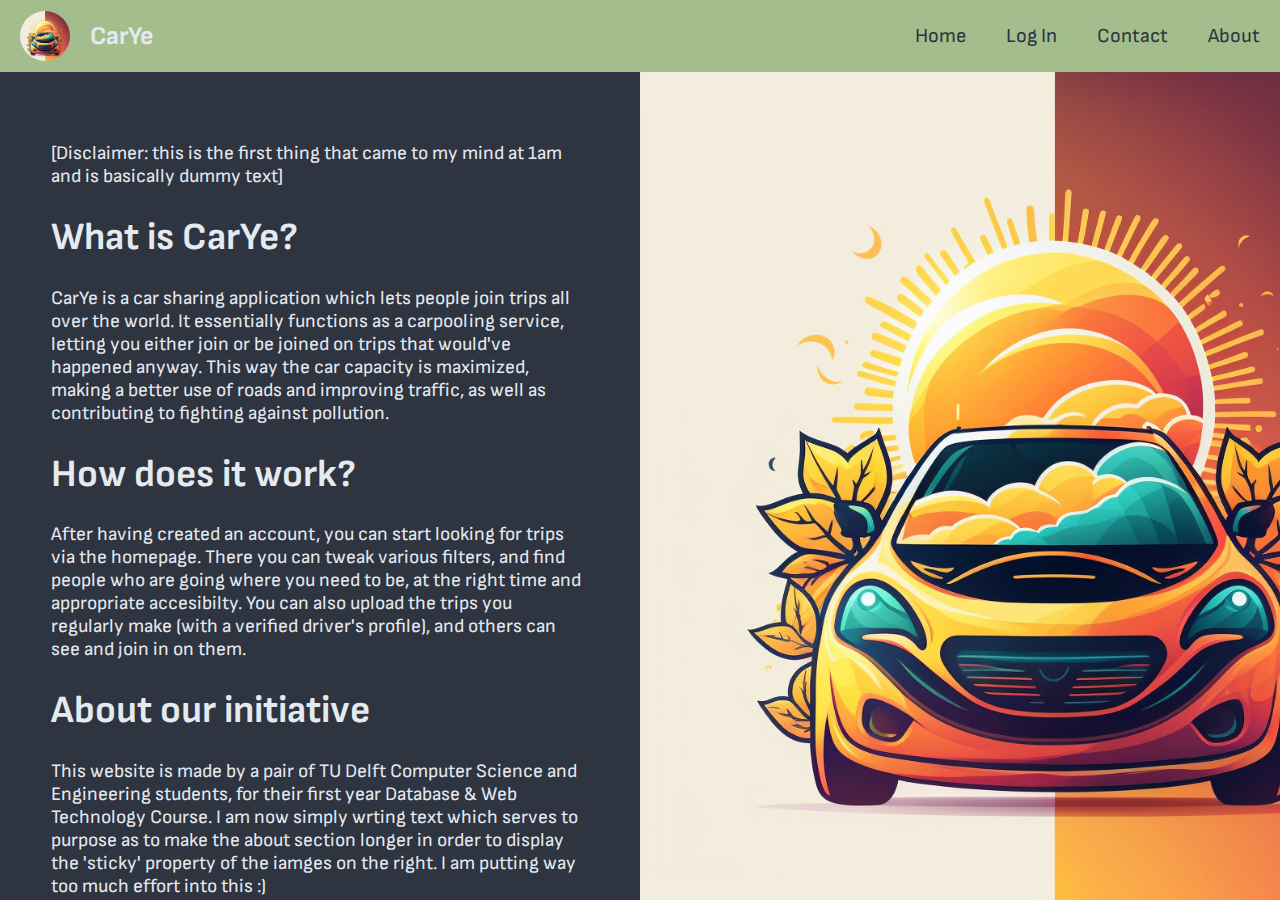
<file: about.html>
<!DOCTYPE html>
<html lang="en">
    <head>
        <meta charset="UTF-8">
        <meta http-equiv="refresh" content="url = http://127.0.0.1:5500/account.html" />
        <meta name="viewport" content="width=device-width, initial-scale=1.0">
        <link rel="stylesheet" href="./styles/style.css">
        <link rel="stylesheet" href="./styles/global.css">
        <link rel="stylesheet" href="./styles/forms.css">

        <link rel="preconnect" href="https://fonts.googleapis.com">
        <link rel="preconnect" href="https://fonts.gstatic.com" crossorigin>
        <link href="https://fonts.googleapis.com/css2?family=Sofia+Sans&display=swap" rel="stylesheet">

        <title>CarYe - About</title>

        <style>
            body {
                background-color:#2E3440;
                font-family: 'Sofia Sans', sans-serif;
            } 
        </style>
    </head>

    <body>
        <header id="headerId">
            <div id="iconAndText">
                <img src="./resources/car-logo.png" alt="logo" id="logoHeader">
                <h1 id="bigName">CarYe</h1>
            </div>
            <ul>
                <li><a href="./index.html">Home</a></li>
                <li><a href="./login.html">Log In</a></li>
                <li><a href="./notfound.html">Contact</a></li>
                <li><a href="./about.html">About</a></li>
            </ul>
        </header>

        <div id="about-wrapper" style="position:relative; top: 8vh; height:92vh; width: 100vw; display: flex; flex-direction: row; overflow: auto;">
            <div id="info-wrapper" style="flex-basis: 50%; box-sizing: border-box; padding: 4%;">
                <p>
                    [Disclaimer: this is the first thing that came to my mind at 1am and is basically dummy text]
                </p>
                <h1>
                    What is CarYe?
                </h1> 
                <p>
                    CarYe is a car sharing application which lets people join trips all over the world.
                    It essentially functions as a carpooling service, letting you either join or be joined on trips that would've happened anyway.
                    This way the car capacity is maximized, making a better use of roads and improving traffic, as well as 
                    contributing to fighting against pollution.
                </p>

                <h1>
                    How does it work?
                </h1>
                <p>
                    After having created an account, you can start looking for trips via the homepage.
                    There you can tweak various filters, and find people who are going where you need to be, at the right time and appropriate accesibilty.
                    You can also upload the trips you regularly make (with a verified driver's profile),
                    and others can see and join in on them.
                </p>

                <h1>
                    About our initiative
                </h1>
                <p>
                    This website is made by a pair of TU Delft Computer Science and Engineering students, for their 
                    first year Database & Web Technology Course. I am now simply wrting text which serves to purpose
                    as to make the about section longer in order to display the 'sticky' property of the iamges on the right.
                    I am putting way too much effort into this :)
                </p>
                
            </div>

            <div id="image-wrapper" style="position: sticky; align-self: flex-start; top: 0; height: 100%; flex-grow: 1;
                                            background-image: url(./resources/car-logo.png); background-size: cover;">
                
            </div>
        </div>
    </body>
</html>
</file>
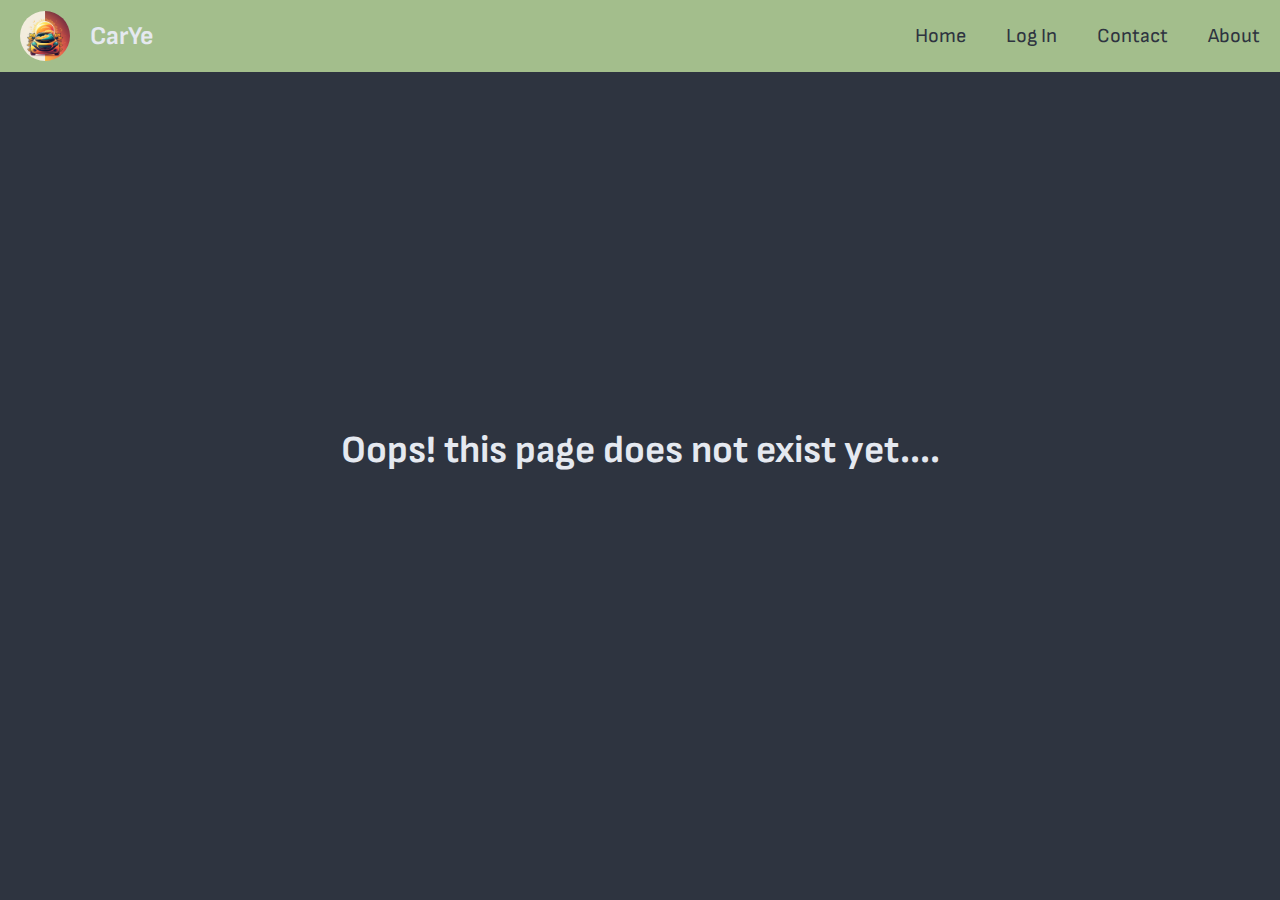
<file: account.html>
<!DOCTYPE html>
<html lang="en">
  <head>
      <meta charset="UTF-8">
      <meta http-equiv="refresh" content="url = http://127.0.0.1:5500/account.html" />
      <meta name="viewport" content="width=device-width, initial-scale=1.0">
      <link rel="stylesheet" href="./styles/style.css">
      <link rel="stylesheet" href="./styles/global.css">

      <link rel="preconnect" href="https://fonts.googleapis.com">
      <link rel="preconnect" href="https://fonts.gstatic.com" crossorigin>
      <link href="https://fonts.googleapis.com/css2?family=Sofia+Sans&display=swap" rel="stylesheet">

      <title>CarYe - Your Account</title>

      <style>
        body {
            background-color:#2E3440;
            font-family: 'Sofia Sans', sans-serif;
        } 
      </style>
  </head>
  <body>
      <header id="headerId">
          <div id="iconAndText">
            <img src="./resources/car-logo.png" alt="logo" id="logoHeader">
            <h1 id="bigName">CarYe</h1>
          </div>
          <ul>
              <li><a href="./index.html">Home</a></li>
              <li><a href="./login.html">Log In</a></li>
              <li><a href="./notfound.html">Contact</a></li>
              <li><a href="./about.html">About</a></li>
          </ul>
      </header>
      <div class="centered-container">
        <h1>Oops! this page does not exist yet....</h1>
      </div>
  </body>
</html>
</file>
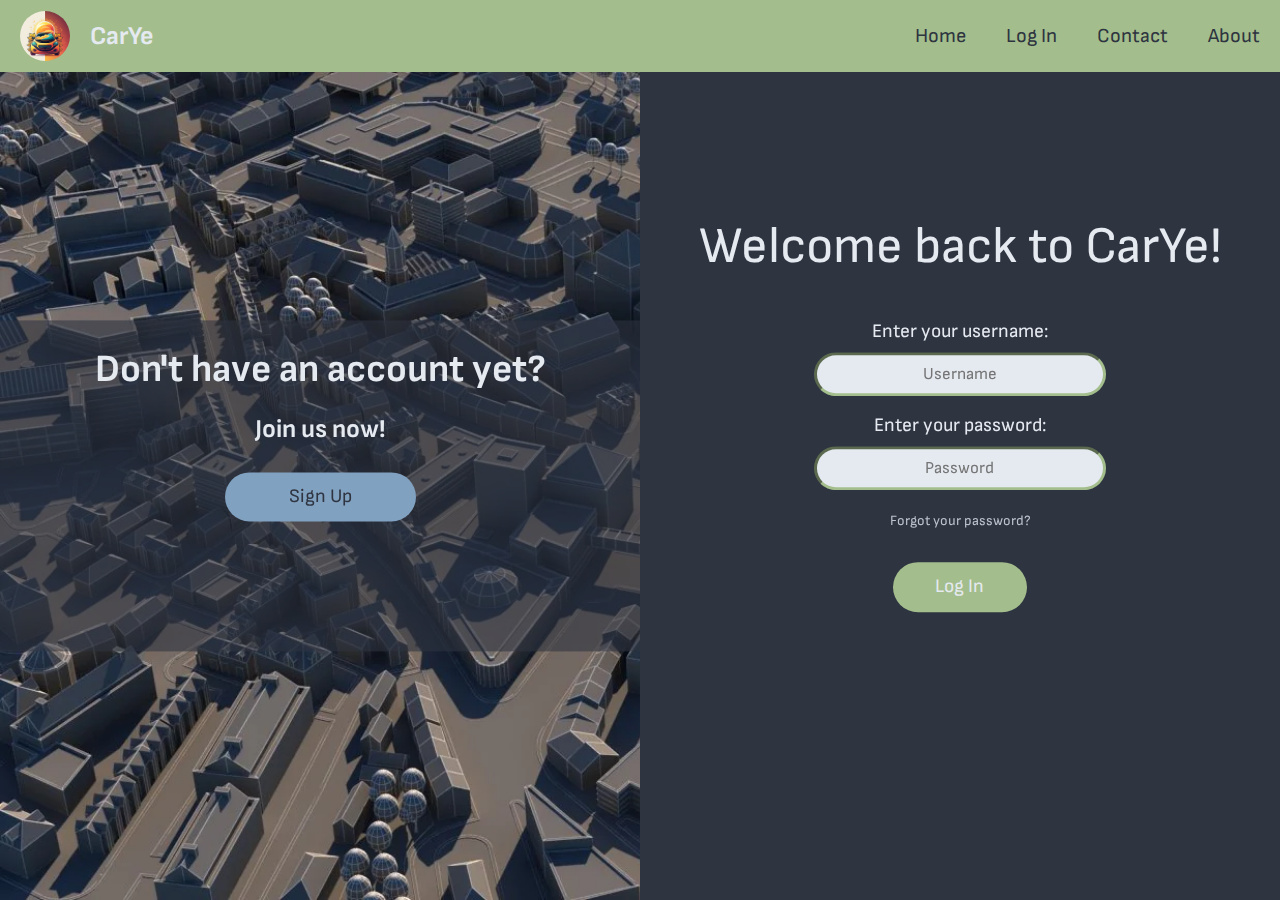
<file: login.html>
<!DOCTYPE html>
<html lang="en">
    <head>
        <meta charset="UTF-8">
        <meta http-equiv="refresh" content="url = http://127.0.0.1:5500/account.html" />
        <meta name="viewport" content="width=device-width, initial-scale=1.0">
        <link rel="stylesheet" href="./styles/style.css">
        <link rel="stylesheet" href="./styles/global.css">
        <link rel="stylesheet" href="./styles/forms.css">
        <link rel="stylesheet" href="./styles/login.css">

        <link rel="preconnect" href="https://fonts.googleapis.com">
        <link rel="preconnect" href="https://fonts.gstatic.com" crossorigin>
        <link href="https://fonts.googleapis.com/css2?family=Sofia+Sans&display=swap" rel="stylesheet">

        <title>CarYe - Login</title>

        <style>
            body {
                background-color:#2E3440;
                font-family: 'Sofia Sans', sans-serif;
            } 
        </style>
    </head>
    <body> 
        <header id="headerId">
            <div id="iconAndText">
            <img src="./resources/car-logo.png" alt="logo" id="logoHeader">
            <h1 id="bigName">CarYe</h1>
            </div>
            <ul>
                <li><a href="./index.html">Home</a></li>
                <li><a href="./login.html">Log In</a></li>
                <li><a href="./notfound.html">Contact</a></li>
                <li><a href="./about.html">About</a></li>
            </ul>
        </header>

        <div id="login-signup-wrapper">
            <div id="signup-background">
                <div id="signup-block-wrapper" class="centered-container">
                    <h1 id="signup-h1" style="margin-bottom: -3%;">Don't have an account yet?</h1><br>
                    <h2 id="signup-h2">Join us now!</h2><br>
                    <a id="signup-button" class="button" href="./signup.html">Sign Up</a>
                </div>
            </div>
            
            <div id="login-background">
                <div id="login-block-wrapper" class="centered-container">
                    <div id="login-title">Welcome back to CarYe!</div>
                    <div id="login-wrapper" >
                        <div id="login-form-wrapper" class="centered-container">
                            <form id="loginform" action="./notfound.html" class="form" style="margin-top: 3vh;">
                                <label for="uname">Enter your username:</label><br>
                                <input type="text" id="uname" name="username" placeholder="Username"><br>
                    
                                <label for="pw">Enter your password:</label><br>
                                <input type="password" name="password" id="pw" placeholder="Password"><br>
                
                                <a id="forget" class="text-link" href="./notfound.html" style="margin-top: -5%;">Forgot your password?</a><br>
        
                                <button type="submit"> Log In </button>
                            </form>
                        </div>
                    </div>
        
                    <div id="forget-wrapper" style="text-align: center;">
                    </div>
                </div>
            </div>
        </div>
    </body>
</html>
</file>
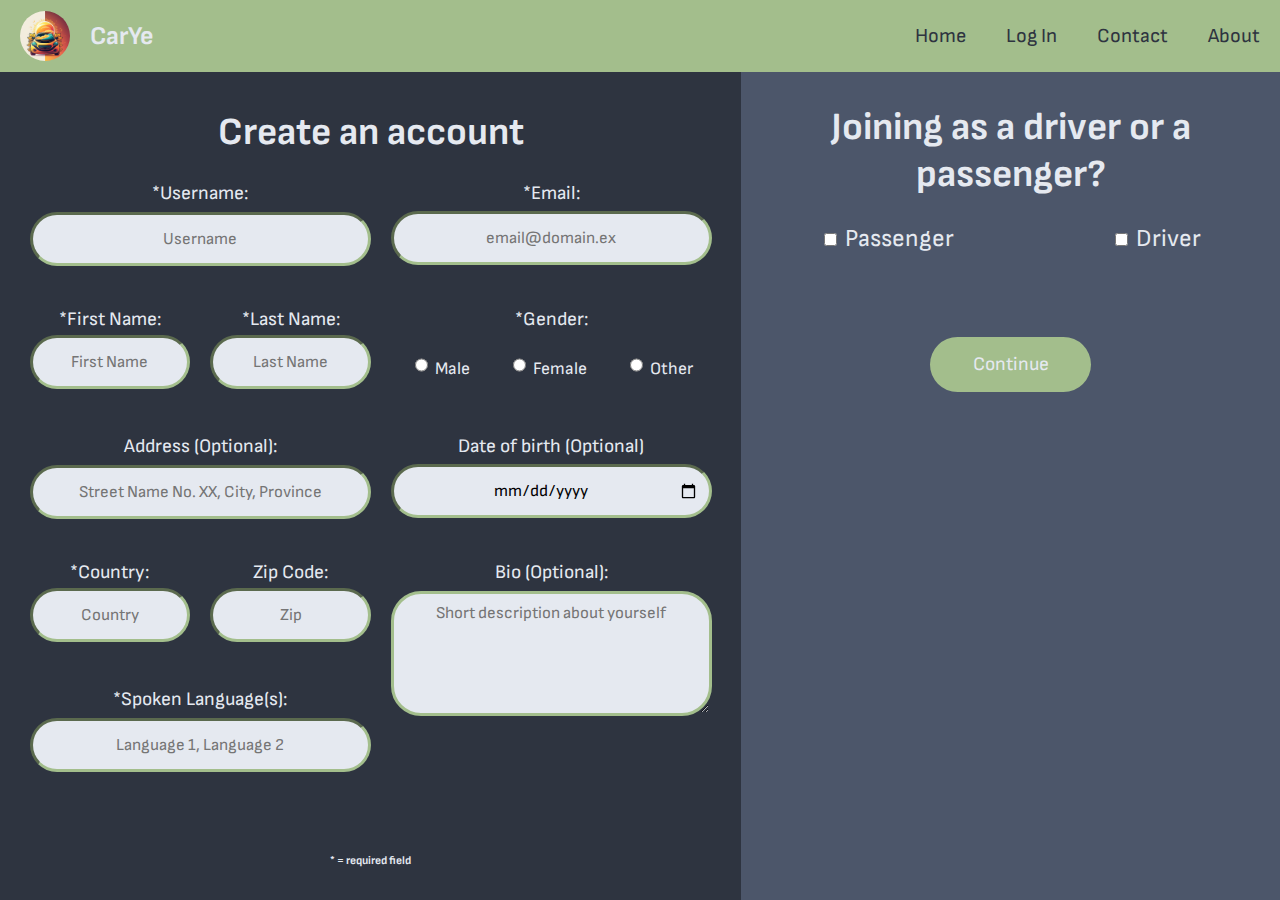
<file: signup-builtin.html>
<!DOCTYPE html>
<html lang="en">
    <head>
        <meta charset="UTF-8">
        <meta http-equiv="refresh" content="url = http://127.0.0.1:5500/account.html" />
        <meta name="viewport" content="width=device-width, initial-scale=1.0">
        <link rel="stylesheet" href="./styles/style.css">
        <link rel="stylesheet" href="./styles/global.css">
        <link rel="stylesheet" href="./styles/forms.css">
        <link rel="stylesheet" href="./styles/signup.css">

        <link rel="preconnect" href="https://fonts.googleapis.com">
        <link rel="preconnect" href="https://fonts.gstatic.com" crossorigin>
        <link href="https://fonts.googleapis.com/css2?family=Sofia+Sans&display=swap" rel="stylesheet">

        <title>CarYe - Signup</title>

        <style>
            body {
                background-color:#2E3440;
                font-family: 'Sofia Sans', sans-serif;
                overflow-x: hidden;
            } 
        </style>
    </head>
    <body> 
        <header id="headerId">
            <div id="iconAndText">
                <img src="./resources/car-logo.png" alt="logo" id="logoHeader">
                <h1 id="bigName">CarYe</h1>
            </div>
            <ul>
                <li><a href="./index.html">Home</a></li>
                <li><a href="./login.html">Log In</a></li>
                <li><a href="./notfound.html">Contact</a></li>
                <li><a href="./about.html">About</a></li>
            </ul>
        </header>


        <div id="mainscreen" style="background:transparent; max-width: 100vw; 
        height: 100vh; overflow-y: scroll; overflow-x: hidden; transform: linear 1s;">
            <form id="signup-form" action="#password-screen" onsubmit="return displayTrackingInfo()">
                <div id="signup-wrapper">
                    <div id="signup-half">
                        <h1 style="margin-top: 5%; flex-shrink: 1;">Create an account</h1>
                        <div id="signup-form-wrapper" >
                            <div id="signup-data-form" class="form">
                                <!-- left column -->
                                <div style="grid-column-start:1; grid-column-end:3; grid-row-start: 1; grid-row-end: 2;">
                                    <label for="uname">*Username: </label><br>
                                    <input type="text" id="username" name="uname" placeholder="Username" 
                                            minlength="5" maxlength="12" required><br>
                                </div>

                                <div style="grid-column-start:1; grid-column-end:2; grid-row-start: 2; grid-row-end: 3;">
                                    <label for="name">*First Name: </label><br>
                                    <input type="text" name="name" id="name" placeholder="First Name" required><br>
                                </div>

                                <div style="grid-column-start:2; grid-column-end:3; grid-row-start: 2; grid-row-end: 3;">
                                    <label for="name">*Last Name: </label><br>
                                    <input type="text" name="name" id="name" placeholder="Last Name" required><br>
                                </div>
                                
                                <div style="grid-column-start:1; grid-column-end:3; grid-row-start: 3; grid-row-end: 4;">
                                    <label for="address">Address (Optional): </label><br>
                                    <input type="text" name="address" id="address" placeholder="Street Name No. XX, City, Province"><br>
                                </div>

                                <div style="grid-column-start:1; grid-column-end:2; grid-row-start: 4; grid-row-end: 5;">
                                    <label for="country">*Country: </label><br>
                                    <input type="text" name="country" id="country" placeholder="Country" required><br>
                                </div>

                                <div style="grid-column-start:2; grid-column-end:3; grid-row-start: 4; grid-row-end: 5;">
                                    <label for="zip">Zip Code:</label><br>
                                    <input type="text" name="zip" id="zip" placeholder="Zip"><br>
                                </div>

                                <div style="grid-column-start:1; grid-column-end:3; grid-row-start: 5; grid-row-end: 6;">
                                    <label for="zip">*Spoken Language(s):</label><br>
                                    <input type="text" name="lang" id="lang" placeholder="Language 1, Language 2" multiple required><br>
                                </div>

                                <!-- right column -->
                                <div style="grid-column-start: 3; grid-column-end: 4; grid-row-start: 1; grid-row-end: 2;">
                                    <label for="email">*Email: </label><br>
                                    <input type="email" name="email" id="email" placeholder="email@domain.ex" autocomplete="on"><br>
                                </div>

                                <div style="grid-column-start: 3; grid-column-end:4; grid-row-start: 2; grid-row-end: 3;">
                                    <label>*Gender: </label><br><br>
                                    <div style="display: flex; flex-direction: row; justify-content: space-around; align-content: space-around;font-size: 1.36vw;">
                                        <div>
                                            <input type="radio" name="sexType" id="sexm" style="height: 2vh; width: fit-content; display: inline-block;" required>
                                            <label for="sexm" style="display:inline-block;">Male</label>
                                        </div>

                                        <div>
                                            <input type="radio" name="sexType" id="sexf" style="height: 2vh; width: fit-content; display: inline-block;" required>
                                            <label for="sexf">Female</label>
                                        </div>

                                        <div>
                                            <input type="radio" name="sexType" id="sexo" style="height: 2vh; width: fit-content; display: inline-block;" required>
                                            <label for="sexo">Other</label>
                                        </div>
                                    </div>
                                </div>

                                <div style="grid-column-start: 3; grid-column-end: 4; grid-row-start: 3; grid-row-end: 4;">
                                    <label for="birthday">Date of birth (Optional)</label> <br>
                                    <input type="date" name="birthday" id="birthday"> <br>
                                </div>

                                <div style="grid-column-start: 3; grid-column-end: 4; grid-row-start: 4; grid-row-end: 6;">
                                    <label for="bio">Bio (Optional):</label><br>
                                    <textarea name="bio" id="bio" style="height: 100%; font-family: 'Sofia Sans', sans-serif;" rows="5" placeholder="Short description about yourself"></textarea>
                                    <!-- <input type="text" name="bio" id="bio" style="height: 14vh;"><br> -->
                                </div>
                                
                                <!-- <div style="grid-column-start:1; grid-column-end:6; grid-row-start: 6; grid-row-end: 7;">
                                    <button id="logincontinue" type="submit" style="margin-top: 0;"> Continue </button>
                                </div> -->
                            </div>
                        </div>
                        <h2 style="font-size: 0.9vw;">* = required field</h2>
                    </div>
    
                    <div id="driver-half">
                        <h1 style="margin-top: 6%;">Joining as a driver or a passenger?</h1>
                        <div id="driver-form-wrapper">
                            <div id="driver-form" class="form">
                                <div style="display: flex; flex-direction: row; justify-content: space-around; font-size: 1.9vw;">
                                    <div>
                                        <input type="checkbox" name="passenger" id="passenger">
                                        <label for="passenger">Passenger</label><br>
                                    </div>

                                    <div>
                                        <input type="checkbox" name="driver" id="driver">
                                        <label for="driver">Driver</label> <br>
                                    </div>
                                </div>
                                <br>
                                <div id="licence-input" style="visibility: hidden; opacity: 0; height: 0; transition: ease-in-out 0.3s;">
                                    <!-- <p>[this should only be visible if driver is selected]</p> -->
                                    <label for="flicence">Front of licence</label> <br>
                                    <input type="file" name="flicence" id="flicence"><br>

                                    <label for="blicence">Back of licence</label> <br>
                                    <input type="file" name="blicence" id="blicence"><br>
                                </div>
                                <br>
                                <div style="transition: ease-in-out 0.3s;">
                                    <button id="logincontinue" type="button"> Continue </button>
                                </div>
                            </div>
                        </div>
                    </div>
                </div>


                <!-- ----------------------- TRACKING DIV ---------------------->
                <div id="tracking-info1" style="position: absolute; visibility: hidden; z-index: 100; background-color: white; color: #2E3440; font-size: 2vw; padding: 2%;" class="centered-container">
                    <div id="tracking-text1"></div>
                    <button id="pass-continue" type="submit" style="font-size: 2vw;"> Continue to password screen</button>
                </div>
                <!-- ----------------------- TRACKING DIV ---------------------->
            </form>

            <div id="password-screen" style="position:absolute; left:100vw; width:100%; height:100%; background-color: #2E3440; display:inline-block">
                <div style="position:absolute; bottom:0; height: 92vh; width:100vw;">
                    <div id="pass-wrapper" class="horizontal-centered-container" style="margin-top:2%;text-align: center; width: 30vw;">
                        <h1>One last step!</h1>
                        <h2>Choose a password</h2>
                        <div>
                            <form class="form" id="password-form" action="" onsubmit="displayTrackingInfo(); return false">
                                <label for="pwd">Password:</label><br>
                                <input type="password" name="pwd" id="pwd" placeholder="Enter password"
                                        minlength="12" required><br>
    
                                <label for="confirm-pwd">Confirm your password:</label><br>
                                <input type="password" name="confirm-pwd" id="confirm-pwd" placeholder="Repeat password" 
                                        minlength="12" required><br>
    
                                <button id="submit-new-acc" type="submit" style="width: fit-content;"> Create account! </button>
                                
                                <!-- ----------------------- TRACKING DIV ---------------------->
                                <div id="tracking-info2" style="position: absolute; visibility: hidden; z-index: 100; background-color: white; color: #2E3440; font-size: 1.5vw; padding: 2%;" class="centered-container">
                                    <div id="tracking-text2"></div>
                                </div>
                                <!-- ----------------------- TRACKING DIV ---------------------->
                            </form>
                        </div>
                    </div>
                </div>
            </div>

        </div>
    </body>

    <script>
        document.getElementById("driver").addEventListener('change', function() {
            if (this.checked) {
                document.getElementById("licence-input").style.visibility = "visible"
                document.getElementById("licence-input").style.opacity = "100%"
                document.getElementById("licence-input").style.height = "fit-content"
            } else {
                document.getElementById("licence-input").style.opacity = "0"
                document.getElementById("licence-input").style.height = "0"
                document.getElementById("licence-input").style.visibility = "hidden"

            }
        });
    </script>

    <script src="./scripts/tracker.js"></script>

</html>
</file>
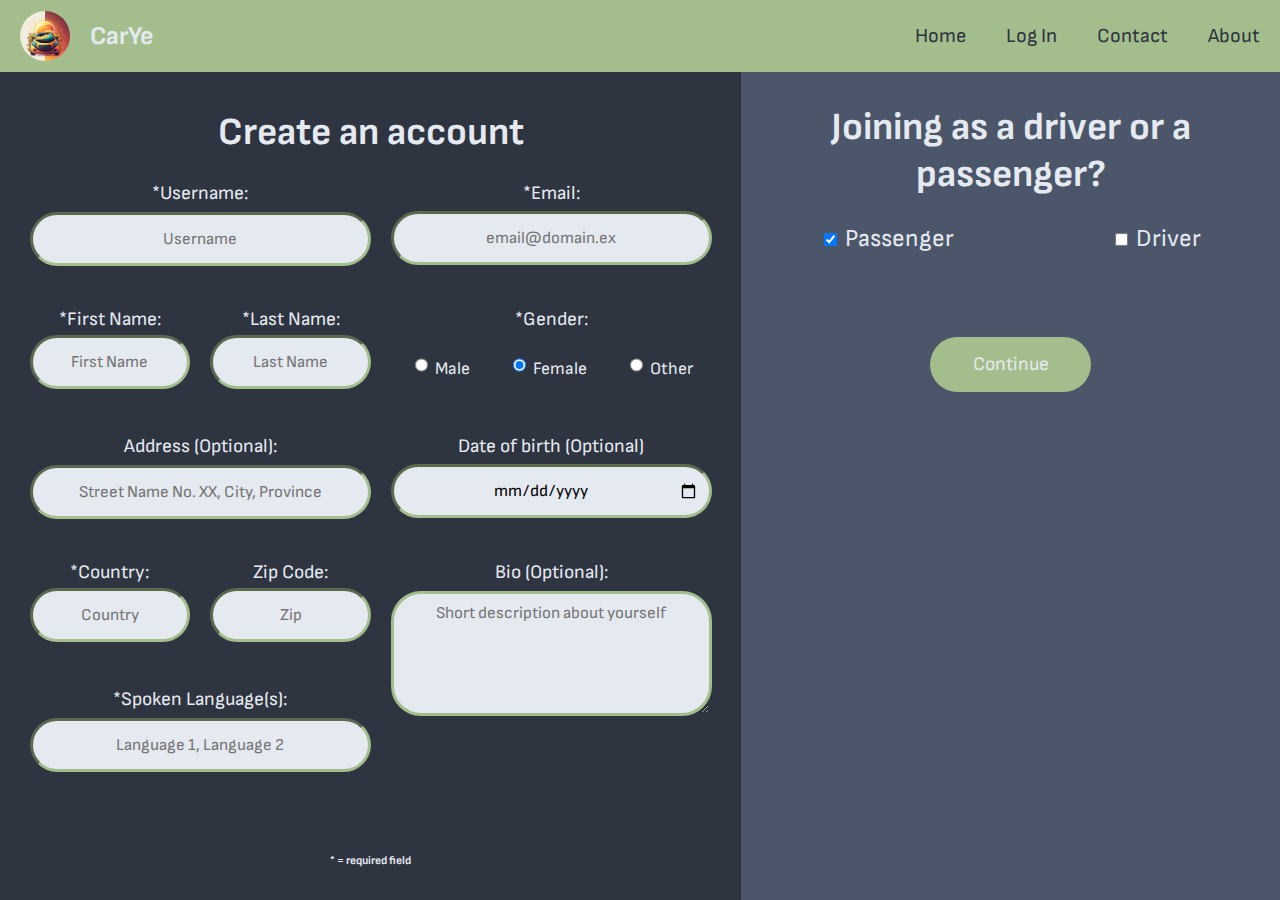
<file: signup-regex.html>
<!DOCTYPE html>
<html lang="en">
    <head>
        <meta charset="UTF-8">
        <meta http-equiv="refresh" content="url = http://127.0.0.1:5500/account.html" />
        <meta name="viewport" content="width=device-width, initial-scale=1.0">
        <link rel="stylesheet" href="./styles/style.css">
        <link rel="stylesheet" href="./styles/global.css">
        <link rel="stylesheet" href="./styles/forms.css">
        <link rel="stylesheet" href="./styles/signup.css">

        <link rel="preconnect" href="https://fonts.googleapis.com">
        <link rel="preconnect" href="https://fonts.gstatic.com" crossorigin>
        <link href="https://fonts.googleapis.com/css2?family=Sofia+Sans&display=swap" rel="stylesheet">

        <title>CarYe - Signup</title>
        <script src="./scripts/regexAssignment.js">
            
        </script>
        <style>
            body {
                background-color:#2E3440;
                font-family: 'Sofia Sans', sans-serif;
                overflow-x: hidden;
            } 
        </style>
    </head>
    <body> 
        <header id="headerId">
            <div id="iconAndText">
                <img src="./resources/car-logo.png" alt="logo" id="logoHeader">
                <h1 id="bigName">CarYe</h1>
            </div>
            <ul>
                <li><a href="./index.html">Home</a></li>
                <li><a href="./login.html">Log In</a></li>
                <li><a href="./notfound.html">Contact</a></li>
                <li><a href="./about.html">About</a></li>
            </ul>
        </header>


        <div id="mainscreen" style="background:transparent; max-width: 100vw; 
        height: 100vh; overflow-y: scroll; overflow-x: hidden; transform: linear 1s;">
            <form id="signup-form" action="#password-screen"  onsubmit="if(checkAndDisplay()) return displayTrackingInfo(); else return false;">
                <div id="signup-wrapper">
                    <div id="signup-half">
                        <h1 style="margin-top: 5%; flex-shrink: 1;">Create an account</h1>
                        <div id="signup-form-wrapper" >
                            <div id="signup-data-form" class="form">
                                <!-- left column -->
                                <div style="grid-column-start:1; grid-column-end:3; grid-row-start: 1; grid-row-end: 2;">
                                    <label for="uname">*Username: </label><br>
                                    <input type="text" id="username" name="uname" placeholder="Username"><br>
                                    <span style="font-size:smaller; align-self: left; display: none; color:brown"  id="spanusername">Username is invalid</span>
                                </div>

                                <div style="grid-column-start:1; grid-column-end:2; grid-row-start: 2; grid-row-end: 3;">
                                    <label for="name">*First Name: </label><br>
                                    <input type="text" name="name" id="fname" placeholder="First Name"><br>
                                    <span style="font-size:smaller; align-self: left; display: none; color:brown"  id="spanfname">First Name is invalid</span>
                                </div>

                                <div style="grid-column-start:2; grid-column-end:3; grid-row-start: 2; grid-row-end: 3;">
                                    <label for="name">*Last Name: </label><br>
                                    <input type="text" name="name" id="lname" placeholder="Last Name"><br>
                                    <span style="font-size:smaller; align-self: left; display: none; color:brown"  id="spanlname">Last Name is invalid</span>
                                </div>
                                
                                <div style="grid-column-start:1; grid-column-end:3; grid-row-start: 3; grid-row-end: 4;">
                                    <label for="address">Address (Optional): </label><br>
                                    <input type="text" name="address" id="address" placeholder="Street Name No. XX, City, Province"><br>
                                </div>

                                <div style="grid-column-start:1; grid-column-end:2; grid-row-start: 4; grid-row-end: 5;">
                                    <label for="country">*Country: </label><br>
                                    <input type="text" name="country" id="country" placeholder="Country"><br>
                                    <span style="font-size:smaller; align-self: left; display: none; color:brown"  id="spancountry">Country is required</span>
                                </div>

                                <div style="grid-column-start:2; grid-column-end:3; grid-row-start: 4; grid-row-end: 5;">
                                    <label for="zip">Zip Code:</label><br>
                                    <input type="text" name="zip" id="zip" placeholder="Zip"><br>
                                    <span style="font-size:smaller; align-self: left; display: none; color:brown"  id="spanzip">Zipcode is invalid</span>
                                </div>

                                <div style="grid-column-start:1; grid-column-end:3; grid-row-start: 5; grid-row-end: 6;">
                                    <label for="zip">*Spoken Language(s):</label><br>
                                    <input type="text" name="lang" id="lang" placeholder="Language 1, Language 2"><br>
                                    <span style="font-size:smaller; align-self: left; display: none; color:brown" id="spanlanguages">Language is required</span>
                                </div>

                                <!-- right column -->
                                <div style="grid-column-start: 3; grid-column-end: 4; grid-row-start: 1; grid-row-end: 2;">
                                    <label for="email">*Email: </label><br>
                                    <input type="email" name="email" id="email" placeholder="email@domain.ex"><br>
                                    <span style="font-size:smaller; align-self: left; display: none; color:brown"  id="spanemail">Email is invalid</span>
                                </div>

                                <div style="grid-column-start: 3; grid-column-end:4; grid-row-start: 2; grid-row-end: 3;">
                                    <label>*Gender: </label><br><br>
                                    <div style="display: flex; flex-direction: row; justify-content: space-around; align-content: space-around;font-size: 1.36vw;">
                                        <div>
                                            <input type="radio" name="sexType" id="sexm" style="height: 2vh; width: fit-content; display: inline-block;" value="1">
                                            <label for="sexm" style="display:inline-block;">Male</label>
                                        </div>

                                        <div>
                                            <input type="radio" name="sexType" id="sexf" style="height: 2vh; width: fit-content; display: inline-block;" value="2" checked>
                                            <label for="sexf">Female</label>
                                        </div>

                                        <div>
                                            <input type="radio" name="sexType" id="sexo" style="height: 2vh; width: fit-content; display: inline-block;" value="3">
                                            <label for="sexo">Other</label>
                                        </div>
                                    </div>
                                </div>

                                <div style="grid-column-start: 3; grid-column-end: 4; grid-row-start: 3; grid-row-end: 4;">
                                    <label for="birthday">Date of birth (Optional)</label> <br>
                                    <input type="date" name="birthday" id="birthday"> <br>
                                </div>

                                <div style="grid-column-start: 3; grid-column-end: 4; grid-row-start: 4; grid-row-end: 6;">
                                    <label for="bio">Bio (Optional):</label><br>
                                    <textarea name="bio" id="bio" style="height: 100%; font-family: 'Sofia Sans', sans-serif;" rows="5" placeholder="Short description about yourself"></textarea>
                                    <!-- <input type="text" name="bio" id="bio" style="height: 14vh;"><br> -->
                                </div>
                                
                            </div>
                        </div>
                        <h2 style="font-size: 0.9vw;">* = required field</h2>
                    </div>
    
                    <div id="driver-half">
                        <h1 style="margin-top: 6%;">Joining as a driver or a passenger?</h1>
                        <div id="driver-form-wrapper">
                            <div id="driver-form" class="form">
                                <div style="display: flex; flex-direction: row; justify-content: space-around; font-size: 1.9vw;">
                                    <div>
                                        <input type="checkbox" name="passenger" id="passenger" checked>
                                        <label for="passenger">Passenger</label><br>
                                    </div>

                                    <div>
                                        <input type="checkbox" name="passenger" id="driver">
                                        <label for="driver">Driver</label> <br>
                                    </div>
                                </div>
                                <br>
                                <div id="licence-input" style="visibility: hidden; opacity: 0; height: 0; transition: ease-in-out 0.3s;">
                                    <!-- <p>[this should only be visible if driver is selected]</p> -->
                                    <label for="flicence">Front of licence</label> <br>
                                    <input type="file" name="flicence" id="flicence"><br>

                                    <label for="blicence">Back of licence</label> <br>
                                    <input type="file" name="blicence" id="blicence"><br>
                                </div>
                                <br>
                                <div>
                                    <button id="logincontinue" type="submit"> Continue </button>
                                </div>
                            </div>
                        </div>
                    </div>
                </div>

                <!-- ----------------------- TRACKING DIV ---------------------->
                <div id="tracking-info1" style="position: absolute; visibility: hidden; z-index: 100; background-color: white; color: #2E3440; font-size: 2vw; padding: 2%;" class="centered-container">
                    <div id="tracking-text1"></div>
                    <button id="pass-continue" type="submit" style="font-size: 2vw;"> Continue to password screen</button>
                </div>
                <!-- ----------------------- TRACKING DIV ---------------------->
            </form>

            <div id="password-screen" style="position:absolute; left:100vw; width:100%; height:100%; background-color: #2E3440; display:inline-block">
                <div style="position:absolute; bottom:0; height: 92vh; width:100vw;">
                    <div id="pass-wrapper" class="horizontal-centered-container" style="margin-top:2%;text-align: center; width: 30vw;">
                        <h1>One last step!</h1>
                        <h2>Choose a password</h2>
                        <div>
                            <form class="form" id="password-form" action="" onsubmit="if(passwordValid()) displayTrackingInfo(); return false">
                                <label for="pwd">Password:</label><br>
                                <input type="password" name="pwd" id="pwd" placeholder="Enter password"><br>
                                <span style="font-size:smaller; align-self: left; display: none; color:brown; padding-bottom: 5%;" id="spanpassword">Password must contain at least 12 letters, both lower and uppercase, numbers and special characters</span>
    
                                <label for="confirm-pwd">Confirm your password:</label><br>
                                <input type="password" name="confirm-pwd" id="confirm-pwd" placeholder="Repeat password"><br>
                                <span style="font-size:smaller; align-self: left; display: none; color:brown; padding-bottom: 5%;" id="spanconfirm">Passwords do not match </span>
    
                                <button id="submit-new-acc" type="submit" style="width: fit-content;"> Create account! </button>
    
                                <!-- ----------------------- TRACKING DIV ---------------------->
                                <div id="tracking-info2" style="position: absolute; visibility: hidden; z-index: 100; background-color: white; color: #2E3440; font-size: 1.5vw; padding: 2%;" class="centered-container">
                                    <div id="tracking-text2"></div>
                                </div>
                                <!-- ----------------------- TRACKING DIV ---------------------->
                            </form>
                        </div>
                        
                    </div>
                </div>
            </div>
        </div>
    </body>

    <script>
        document.getElementById("driver").addEventListener('change', function() {
            if (this.checked) {
                document.getElementById("licence-input").style.visibility = "visible"
                document.getElementById("licence-input").style.opacity = "100%"
                document.getElementById("licence-input").style.height = "fit-content"
            } else {
                document.getElementById("licence-input").style.opacity = "0"
                document.getElementById("licence-input").style.height = "0"
                document.getElementById("licence-input").style.visibility = "hidden"

            }
        });
    </script>

    <script src="./scripts/tracker.js"></script>
</html>
</file>
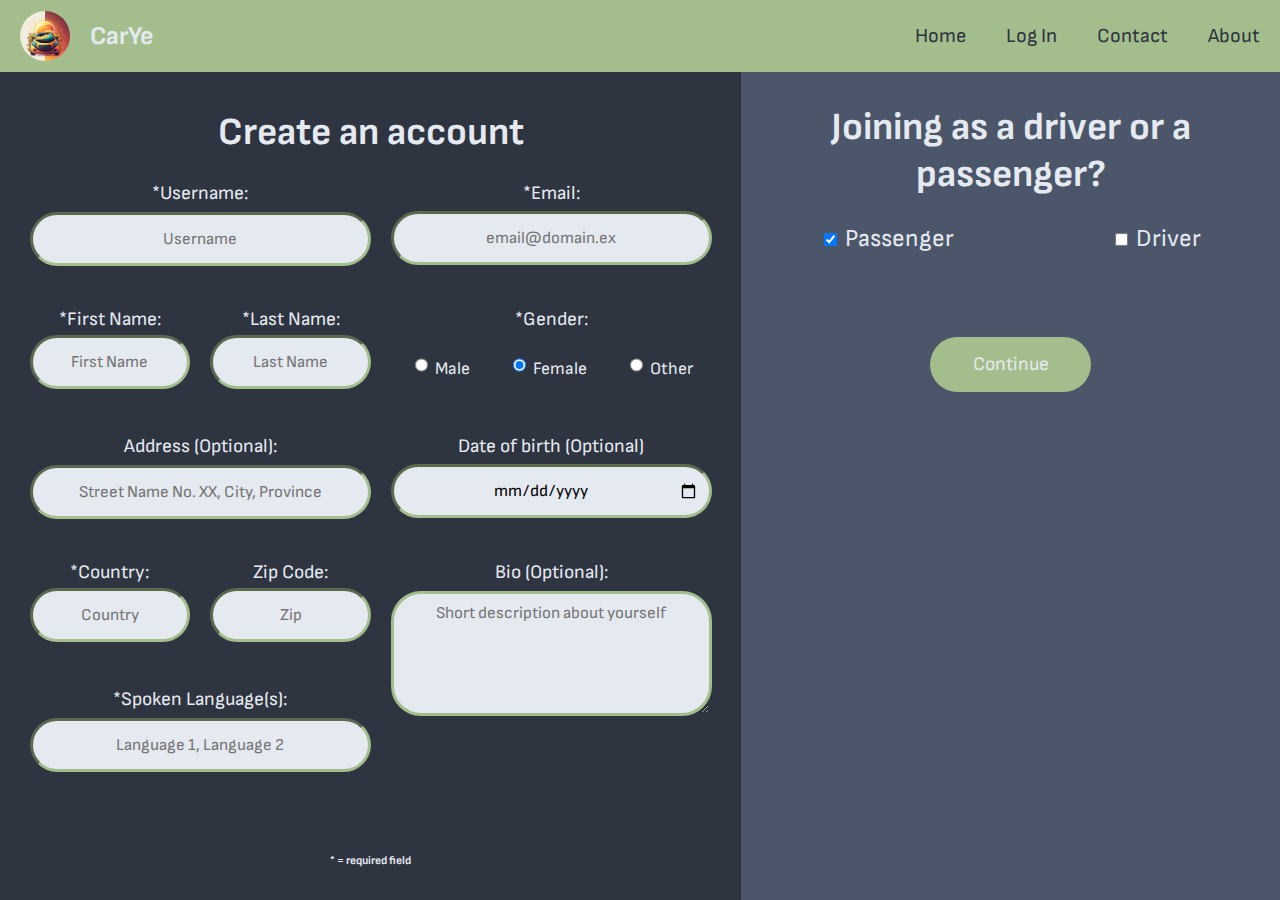
<file: signup.html>
<!DOCTYPE html>
<html lang="en">
    <head>
        <meta charset="UTF-8">
        <meta http-equiv="refresh" content="url = http://127.0.0.1:5500/account.html" />
        <meta name="viewport" content="width=device-width, initial-scale=1.0">
        <link rel="stylesheet" href="./styles/style.css">
        <link rel="stylesheet" href="./styles/global.css">
        <link rel="stylesheet" href="./styles/forms.css">
        <link rel="stylesheet" href="./styles/signup.css">

        <link rel="preconnect" href="https://fonts.googleapis.com">
        <link rel="preconnect" href="https://fonts.gstatic.com" crossorigin>
        <link href="https://fonts.googleapis.com/css2?family=Sofia+Sans&display=swap" rel="stylesheet">

        <title>CarYe - Signup</title>
        <script src="./scripts/javascriptAssignment.js">
            
        </script>
        <style>
            body {
                background-color:#2E3440;
                font-family: 'Sofia Sans', sans-serif;
                overflow-x: hidden;
            } 
        </style>
    </head>
    <body> 
        <header id="headerId">
            <div id="iconAndText">
                <img src="./resources/car-logo.png" alt="logo" id="logoHeader">
                <h1 id="bigName">CarYe</h1>
            </div>
            <ul>
                <li><a href="./index.html">Home</a></li>
                <li><a href="./login.html">Log In</a></li>
                <li><a href="./notfound.html">Contact</a></li>
                <li><a href="./about.html">About</a></li>
            </ul>
        </header>


        <div id="mainscreen" style="background:transparent; max-width: 100vw; 
        height: 100vh; overflow-y: scroll; overflow-x: hidden; transform: linear 1s;">
            <form id="signup-form" action="#password-screen" onsubmit="if(checkAndDisplay()) return displayTrackingInfo(); else return false;">
                <div id="signup-wrapper">
                    <div id="signup-half">
                        <h1 style="margin-top: 5%; flex-shrink: 1;">Create an account</h1>
                        <div id="signup-form-wrapper" >
                            <div id="signup-data-form" class="form">
                                <!-- left column -->
                                <div style="grid-column-start:1; grid-column-end:3; grid-row-start: 1; grid-row-end: 2;">
                                    <label for="uname">*Username: </label><br>
                                    <input type="text" id="username" name="uname" placeholder="Username"><br>
                                    <span style="font-size:smaller; align-self: left; display: none; color:brown"  id="spanusername">Username is invalid</span>
                                </div>

                                <div style="grid-column-start:1; grid-column-end:2; grid-row-start: 2; grid-row-end: 3;">
                                    <label for="name">*First Name: </label><br>
                                    <input type="text" name="name" id="fname" placeholder="First Name"><br>
                                    <span style="font-size:smaller; align-self: left; display: none; color:brown"  id="spanfname">First Name is invalid</span>
                                </div>

                                <div style="grid-column-start:2; grid-column-end:3; grid-row-start: 2; grid-row-end: 3;">
                                    <label for="name">*Last Name: </label><br>
                                    <input type="text" name="name" id="lname" placeholder="Last Name"><br>
                                    <span style="font-size:smaller; align-self: left; display: none; color:brown"  id="spanlname">Last Name is invalid</span>
                                </div>
                                
                                <div style="grid-column-start:1; grid-column-end:3; grid-row-start: 3; grid-row-end: 4;">
                                    <label for="address">Address (Optional): </label><br>
                                    <input type="text" name="address" id="address" placeholder="Street Name No. XX, City, Province"><br>
                                </div>

                                <div style="grid-column-start:1; grid-column-end:2; grid-row-start: 4; grid-row-end: 5;">
                                    <label for="country">*Country: </label><br>
                                    <input type="text" name="country" id="country" placeholder="Country"><br>
                                    <span style="font-size:smaller; align-self: left; display: none; color:brown"  id="spancountry">Country is required</span>
                                </div>

                                <div style="grid-column-start:2; grid-column-end:3; grid-row-start: 4; grid-row-end: 5;">
                                    <label for="zip">Zip Code:</label><br>
                                    <input type="text" name="zip" id="zip" placeholder="Zip"><br>
                                    <span style="font-size:smaller; align-self: left; display: none; color:brown"  id="spanzip">Zipcode is invalid</span>
                                </div>

                                <div style="grid-column-start:1; grid-column-end:3; grid-row-start: 5; grid-row-end: 6;">
                                    <label for="zip">*Spoken Language(s):</label><br>
                                    <input type="text" name="lang" id="lang" placeholder="Language 1, Language 2"><br>
                                    <span style="font-size:smaller; align-self: left; display: none; color:brown" id="spanlanguages">Language is required</span>
                                </div>

                                <!-- right column -->
                                <div style="grid-column-start: 3; grid-column-end: 4; grid-row-start: 1; grid-row-end: 2;">
                                    <label for="email">*Email: </label><br>
                                    <input type="email" name="email" id="email" placeholder="email@domain.ex"><br>
                                    <span style="font-size:smaller; align-self: left; display: none; color:brown"  id="spanemail">Email is invalid</span>
                                </div>

                                <div style="grid-column-start: 3; grid-column-end:4; grid-row-start: 2; grid-row-end: 3;">
                                    <label>*Gender: </label><br><br>
                                    <div style="display: flex; flex-direction: row; justify-content: space-around; align-content: space-around;font-size: 1.36vw;">
                                        <div>
                                            <input type="radio" name="sexType" id="sexm" style="height: 2vh; width: fit-content; display: inline-block;" value="1">
                                            <label for="sexm" style="display:inline-block;">Male</label>
                                        </div>

                                        <div>
                                            <input type="radio" name="sexType" id="sexf" style="height: 2vh; width: fit-content; display: inline-block;" value="2" checked>
                                            <label for="sexf">Female</label>
                                        </div>

                                        <div>
                                            <input type="radio" name="sexType" id="sexo" style="height: 2vh; width: fit-content; display: inline-block;" value="3">
                                            <label for="sexo">Other</label>
                                        </div>
                                    </div>
                                </div>

                                <div style="grid-column-start: 3; grid-column-end: 4; grid-row-start: 3; grid-row-end: 4;">
                                    <label for="birthday">Date of birth (Optional)</label> <br>
                                    <input type="date" name="birthday" id="birthday"> <br>
                                </div>

                                <div style="grid-column-start: 3; grid-column-end: 4; grid-row-start: 4; grid-row-end: 6;">
                                    <label for="bio">Bio (Optional):</label><br>
                                    <textarea name="bio" id="bio" style="height: 100%; font-family: 'Sofia Sans', sans-serif;" rows="5" placeholder="Short description about yourself"></textarea>
                                    <!-- <input type="text" name="bio" id="bio" style="height: 14vh;"><br> -->
                                </div>
                                
                            </div>
                        </div>
                        <h2 style="font-size: 0.9vw;">* = required field</h2>
                    </div>
    
                    <div id="driver-half">
                        <h1 style="margin-top: 6%;">Joining as a driver or a passenger?</h1>
                        <div id="driver-form-wrapper">
                            <div id="driver-form" class="form">
                                <div style="display: flex; flex-direction: row; justify-content: space-around; font-size: 1.9vw;">
                                    <div>
                                        <input type="checkbox" name="passenger" id="passenger" checked>
                                        <label for="passenger">Passenger</label><br>
                                    </div>

                                    <div>
                                        <input type="checkbox" name="passenger" id="driver">
                                        <label for="driver">Driver</label> <br>
                                    </div>
                                </div>
                                <br>
                                <div id="licence-input" style="visibility: hidden; opacity: 0; height: 0; transition: ease-in-out 0.3s;">
                                    <!-- <p>[this should only be visible if driver is selected]</p> -->
                                    <label for="flicence">Front of licence</label> <br>
                                    <input type="file" name="flicence" id="flicence"><br>

                                    <label for="blicence">Back of licence</label> <br>
                                    <input type="file" name="blicence" id="blicence"><br>
                                </div>
                                <br>
                                <div>
                                    <button id="logincontinue" type="submit"> Continue </button>
                                </div>
                            </div>
                        </div>
                    </div>
                </div>

                <!-- ----------------------- TRACKING DIV ---------------------->
                <div id="tracking-info1" style="position: absolute; visibility: hidden; z-index: 100; background-color: white; color: #2E3440; font-size: 2vw; padding: 2%;" class="centered-container">
                    <div id="tracking-text1"></div>
                    <button id="pass-continue" type="submit" style="font-size: 2vw;"> Continue to password screen</button>
                </div>
                <!-- ----------------------- TRACKING DIV ---------------------->
            </form>

            <div id="password-screen" style="position:absolute; left:100vw; width:100%; height:100%; background-color: #2E3440; display:inline-block">
                <div style="position:absolute; bottom:0; height: 92vh; width:100vw;">
                    <div id="pass-wrapper" class="horizontal-centered-container" style="margin-top:2%;text-align: center; width: 30vw;">
                        <h1>One last step!</h1>
                        <h2>Choose a password</h2>
                        <div>
                            <form class="form" id="password-form" action="" onsubmit="if(passwordValid()) displayTrackingInfo(); return false">
                                <label for="pwd">Password:</label><br>
                                <input type="password" name="pwd" id="pwd" placeholder="Enter password"><br>
                                <span style="font-size:smaller; align-self: left; display: none; color:brown; padding-bottom: 5%;" id="spanpassword">Password must contain at least 12 letters, both lower and uppercase, numbers and special characters</span>
    
                                <label for="confirm-pwd">Confirm your password:</label><br>
                                <input type="password" name="confirm-pwd" id="confirm-pwd" placeholder="Repeat password"><br>
                                <span style="font-size:smaller; align-self: left; display: none; color:brown; padding-bottom: 5%;" id="spanconfirm">Passwords do not match </span>
    
                                <button id="submit-new-acc" type="submit" style="width: fit-content;"> Create account! </button>
                                
                                <!-- ----------------------- TRACKING DIV ---------------------->
                                <div id="tracking-info2" style="position: absolute; visibility: hidden; z-index: 100; background-color: white; color: #2E3440; font-size: 1.5vw; padding: 2%;" class="centered-container">
                                    <div id="tracking-text2"></div>
                                </div>
                                <!-- ----------------------- TRACKING DIV ---------------------->
                            </form>
                        </div>
                    </div>
                </div>
            </div>
        </div>
    </body>

    <script>
        document.getElementById("driver").addEventListener('change', function() {
            if (this.checked) {
                document.getElementById("licence-input").style.visibility = "visible"
                document.getElementById("licence-input").style.opacity = "100%"
                document.getElementById("licence-input").style.height = "fit-content"
            } else {
                document.getElementById("licence-input").style.opacity = "0"
                document.getElementById("licence-input").style.height = "0"
                document.getElementById("licence-input").style.visibility = "hidden"

            }
        });
    </script>

    <script src="./scripts/tracker.js"></script>
</html>
</file>
<file: styles/style.css>
body{
    margin:0;
    background-color: #2e344094;
}
#pickerCard{
    height: 100vh;
    width: 40%;
    position: relative;
    background-color: #2E3440;
    border: #4B5043;
    display: flex;
    flex-direction: column;
    justify-content: center;
    
}
ul{
    list-style-type: none;
    margin: 0;
    padding: 0;
    display: flex;
    align-items: center;
}
li{
    display: inline-block;
}
a{
    color: #2E3440;
    font-size: 20px;
    text-decoration: none;
    margin-left: 20px;
    margin-right: 20px;
    transition: linear 0.1s;
}
a:hover {
    color: #ECEFF4;
    text-decoration: underline;
}
#cardDiv{
    height: 40px;
    display: flex;
    flex-direction: column;
    margin-right: 2px;
}
#logoHeader{
    height: 50px;
    width: 50px;
    border-radius: 50%;
    margin-right: 20px;
    margin-left: 20px;
}
#iconAndText{
    display: flex;
    align-items: center;
    justify-content: space-around;
}
#formTitle{
    font-size: 50px;
    margin-bottom: 15vh;
    text-align: center;
    color: #E5E9F0;
}
.inputText{
    border: none;
    border-bottom: 2px solid white;
    font-size: 100%;
    color: white;
    margin-left: 10%;
    margin-right: 10%;
    margin-bottom: 50px;
    padding: 8px;
    background-color: transparent;
    
}
.inputText:focus{
    outline: none;
}
.inputText::placeholder{
    color:white;
}
input:-webkit-autofill,
  input:-webkit-autofill:focus {
    transition: background-color 600000s 0s, color 600000s 0s;
  }
.searchButton{
    font-size: 20px;
    margin-left: 10%;
    margin-right: 10%;
    box-shadow: 5px 5px 10px 2px rgba(0,0,0,.8);
    background-color: #A3BE8C;
    transition: 1s all;
    margin-bottom: 30px;
}
.searchButton:hover{
    background-color:#6b817d ;
    box-shadow: 0px 0px 0px 0px transparent;
    cursor:pointer;
}
#googleMaps{
    height: 100%;
    width: 60%;
    min-height: 500px;
    position: relative;
  }
  .double-column-screen{
    display: flex;
    flex-direction: row-reverse;
    height: 100vh;
  }

#rides-menu {
    box-sizing: border-box;
    position: absolute;
    visibility: hidden;
    top: 8vh;
    left: 1vw;
    height: 92vh;
    /* width: fit-content; */
    /* width: 16vw; */
    background-color: transparent;
    overflow-y: scroll;
    overflow-x: visible;
    scroll-behavior: smooth;
    scrollbar-color: rgba(255, 0, 0, 0);
}

.expandable-circle-list {
    display: flex;
    flex-direction: column;
    flex-wrap: nowrap;
    transition: ease-in-out 1s;
    align-items: flex-start;    
    overflow-x: visible;
}
.expandable-circle-list li{
    position: relative;
    display: block;
    width: 6vw;
    height: 6vw;
    box-sizing: border-box;
    background-color: #2E3440;
    left: 0;

    border-radius: 50%;
    border-width: 5px;
    border-color: #ECEFF4;
    border-style: solid;

    margin: 5%;
    transition: ease-in-out 0.3s;
}

.expandable-circle-list li div {
    position: absolute;
    top: 50%;
    left: 50%;
    transform: translate(-50%, -50%);
}

.circle-list-title {
    color: #ECEFF4;
    text-align: center;
    font-size: 1.3vw;
    transition: ease-in 0.5s;
}

.circle-list-content {
    box-sizing: border-box;
    padding: 10%;
    color: #ECEFF4;
    /* background-color: red; */
    text-align: left;
    font-size: 1.3vw;
    width: 0;
    height: 0;
    opacity: 0%;
    /* transition: ease-out 0.2s; */
    /* visibility: hidden; */
}

.circle-list-content h1 {
    font-size: 1.1vw;
    color: #ECEFF4;
}

.circle-list-content p {
    font-size: 1vw;
    color: #ECEFF4;
}

.circle-list-content a {
    text-decoration: underline;
    text-align: left;
    color: #ECEFF4;
    font-size: 1vw;
}

.circle-list-content a:hover {
    color: #A3BE8C;
}

.expandable-circle-list li:hover {
    opacity: 100%;
    width: 15vw;
    height: 17vh;
    border-radius: 50px;
}

.expandable-circle-list li:hover > .circle-list-content{
    visibility: visible;
    opacity: 100%;
    width: 100%;
    height: fit-content;
    transition: ease-in 0.7s;
    transition-property: visibility,opacity;
}

.expandable-circle-list li:hover > .circle-list-title{
    visibility: hidden;
    opacity: 50%;
    width: 0;
    height: 0;
    transition: ease-out 0.2s;
}
</file>
<file: styles/global.css>
.text-link {
    position: relative;
    font-size: 1.1vw;
    color: #d8dee9d4;
    transition: linear 0.2s;
}

.text-link:hover {
    color: #B48EAD;
    text-decoration: underline;
}

.centered-outer-container {
    position: relative;
    top: 50vh;
    left: 50vw;
    transform: translate(-50%, -50%);
}

.centered-container {
    position: absolute;
    top: 50%;
    left: 50%;
    transform: translate(-50%, -50%);
}

.vertical-centered-container {
    position: absolute;
    top: 50%;
    transform: translate(0%, -50%);
}

.horizontal-centered-container {
    position: absolute;
    left: 50%;
    transform: translate(-50%, 0%);
}

.button {
    font-family: 'Sofia Sans', sans-serif;
    border-radius: 30px;
    border-width: 0px;
    transition: ease-in-out 0.2s;
}

.screen {
    position: absolute;
    overflow-x: hidden;
    overflow-y: scroll;
    /* width: 100vw; */
    /* height: 100vh; */
}

h1 {
    font-size: 3vw;
    color: #E5E9F0;
}

h2 {
    font-size: 2vw;
    color: #E5E9F0;
}

p {
    font-size: 1.5vw;
    color: #E5E9F0;
}

/* MENU CSS */
#headerId{
    color: #2E3440;
    min-width: 100%;
    position: fixed;
    display: flex;
    justify-content: space-between;
    height: 8vh;
    background-color: #A3BE8C;
    z-index: 300;
    font-family: 'Sofia Sans', sans-serif;
    top: 0;
}

#headerId h1 {
    font-size: 2vw;
}

#headerId h2 {
    color: #2E3440;
}
</file>
<file: styles/forms.css>
/* TODO: import nord somehow */
/* @import "node_modules/nord/src/nord.css"; */

.form {
    position: absolute;
    width: 100%;
    /* height: 100%; */
    font-size: 1.5vw;
    font-family: 'Sofia Sans', sans-serif;
    text-align: center;
    align-items: center;
    vertical-align: middle;
    color: #E5E9F0;
}

.form label {
    position: relative;
    margin-top: 4%;
    margin-bottom: 2%;
}

.form input, .form textarea {
    position: relative;
    font-size: 1.3vw;
    font-family: 'Sofia Sans', sans-serif;

    border-radius: 30px;
    border-width: 3px;
    border-color: #A3BE8C;
    
    padding: 2%;

    background-color: #E5E9F0;
    transition: linear 0.1s;

    text-align: center;
}

.form input:hover, .form textarea:hover {
    border-width: 5px;
    border-color: #B48EAD;

}

.form input:focus, .form textarea:focus {
    border-width: 7px;
    border-color: #B48EAD;
}

.form button {
    color: #E5E9F0;
    font-size: 1.5vw;
    font-family: 'Sofia Sans', sans-serif;

    padding: 3%;
    margin-top: 7%;

    width: 30%;
    height: 10%;

    border-radius: 30px;
    border-width: 0px;
    background-color: #A3BE8C;

    transition: ease-in-out 0.2s;
}

.form button:hover {
    background-color: #B48EAD;
}
</file>
<file: styles/login.css>
#login-signup-wrapper {
    position: fixed;
    bottom: 0px;
    width: 100vw;
    height: 92vh;
}

#login-background {
    position: absolute;
    right: 0px;
    width: 50%;
    height: 100%;
}

#signup-background {
    position: absolute;
    left: 0px;
    width: 50%;
    height: 100%;
    background-image: url(../resources/map7_1480x800.webp);
    background-position: left;
    background-size: cover;
}

#signup-block-wrapper {
    height: 40%;
    width: 100%;
    background-color:#2e344094;
    text-align: center;
    vertical-align: middle;
    /* font-size: 1.3vw; */
}

#signup-block-wrapper h1 {
    font-size: 3vw;
    color: #E5E9F0;
}

#signup-block-wrapper h2 {
    font-size: 2vw;
    color: #E5E9F0;
}

#signup-button {
    position: relative;
    font-size: 1.5vw;
    color: #2E3440;
    background-color: #81A1C1;
    padding: 2% 10% 2% 10%;
    margin-top: 7%;
}

#signup-button:hover {
    background-color: #A3BE8C;
}

#login-block-wrapper {
    height: 60vh;
    width: 100%;
}

#login-wrapper {
    position: relative;
    padding-top: 3vh;
    width: 100%;
    height: 55%;
}

#login-title {
    text-align: center;
    font-size: 4vw;
    color: #E5E9F0;
}

#login-form-wrapper {
    width: 70%;
    height: 90%;
}

#loginform input {
    padding: 2%;
    margin-top: 2%;
    margin-bottom: 4%;
    width: 60%;
    height: 50%;
}
</file>
<file: styles/signup.css>
#screen1 {
    position:absolute; 
    left:0; 
    width:100%; 
    height:100%; 
    display:inline-block  
}

#signup-wrapper {
    position: absolute;
    bottom: 0;
    height: 92vh;
    width: 100vw;
    display: flex;
    flex-direction: row;
    align-items: flex-start;
    flex-wrap: nowrap;
    text-align: center;
}

#signup-half {
    height: 100%; 
    background-color: #2E3440;
    flex-basis: 60%;
    display: flex;
    flex-direction: column;
}

#signup-form-wrapper {
    position: relative;
    text-align: center;
    width: 100%;
    flex-basis: 80%;
    box-sizing: border-box;
    /* background-color: grey; */
}

#signup-data-form {
    position: absolute;
    box-sizing: border-box;
    width: 100%;
    height: 100%;
    /* background-color: black; */
    display: grid;
    grid-template-columns:  1fr 1fr 2fr;
    grid-template-rows:     1fr 1fr 1fr 1fr 1fr;
    column-gap: 3%;
    /* row-gap: 3%; */
    padding-left: 4%;
    padding-right: 4%;
    padding-bottom: 4%;
    vertical-align: top;
    align-items:baseline;
}

#signup-data-form input, #signup-data-form textarea {
    width: 100%;
    margin-top: 2%;
    /* margin-left: 2%; */
    /* margin-right: 2%; */
    padding: 3%;
    height: 6vh;
    box-sizing: border-box;
}

#driver-half {
    height: 100%; 
    flex-grow: 1;
    background-color: #4C566A;
    display: flex;
    flex-direction: column;
}

#driver-form-wrapper {
    position: relative;
    text-align: center;
    width: 100%;
    flex-basis: 85%;
    box-sizing: border-box;
    /* background-color: grey; */
}

#password-form input {
    width: 100%;
    margin-top: 4%;
    margin-bottom: 4%;
    padding: 2%;
    height: 6vh;
    box-sizing: border-box;
}
</file>
